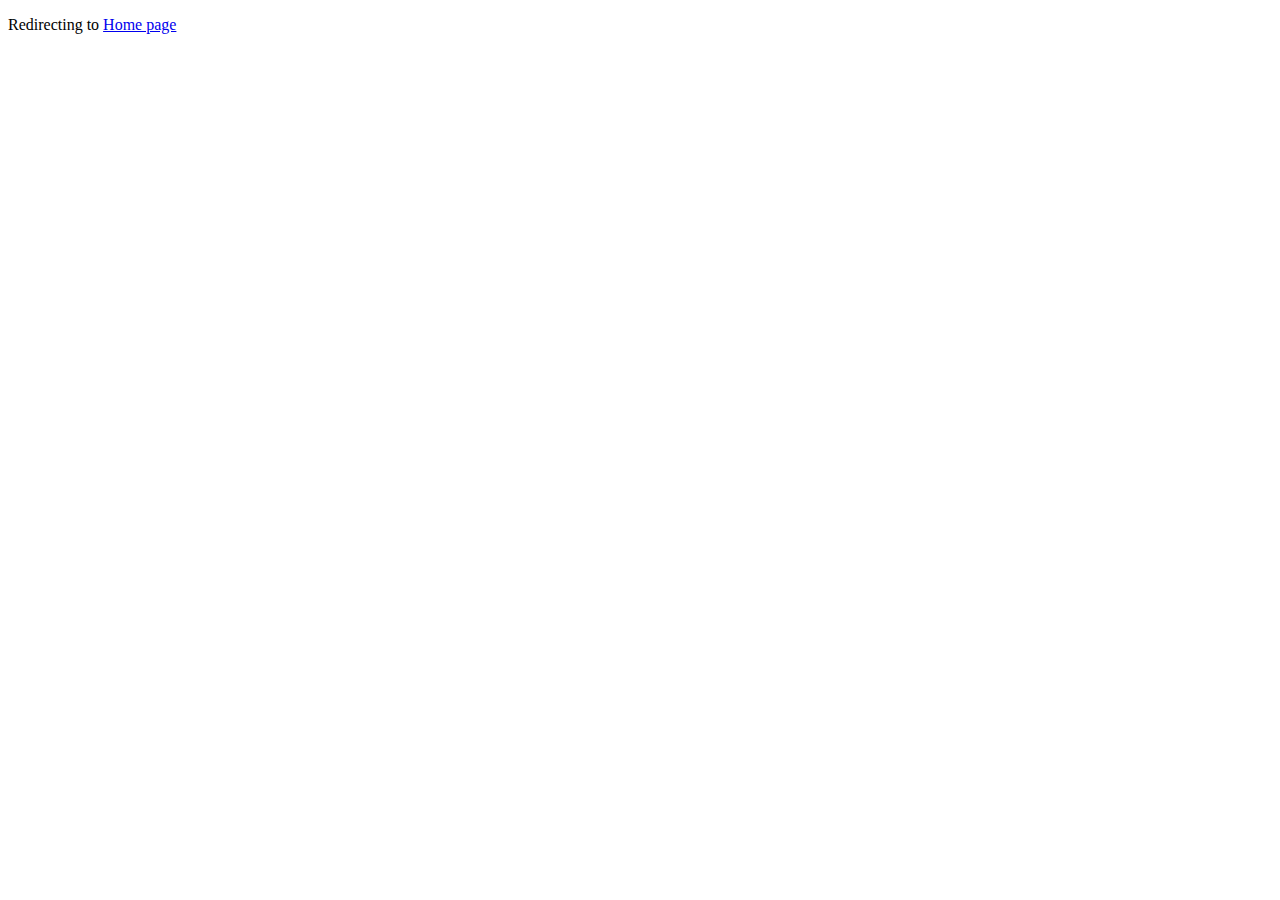
<file: index.html>
<!DOCTYPE html>
<html lang="en">
<head>
  <meta charset="UTF-8">
  <meta http-equiv="X-UA-Compatible" content="IE=edge">
  <meta name="viewport" content="width=device-width, initial-scale=1.0">
  <title>Document</title>
</head>
<body>
  <p>Redirecting to <a href="Curse.html">Home page</a></p>
</body>
</html>
</file>
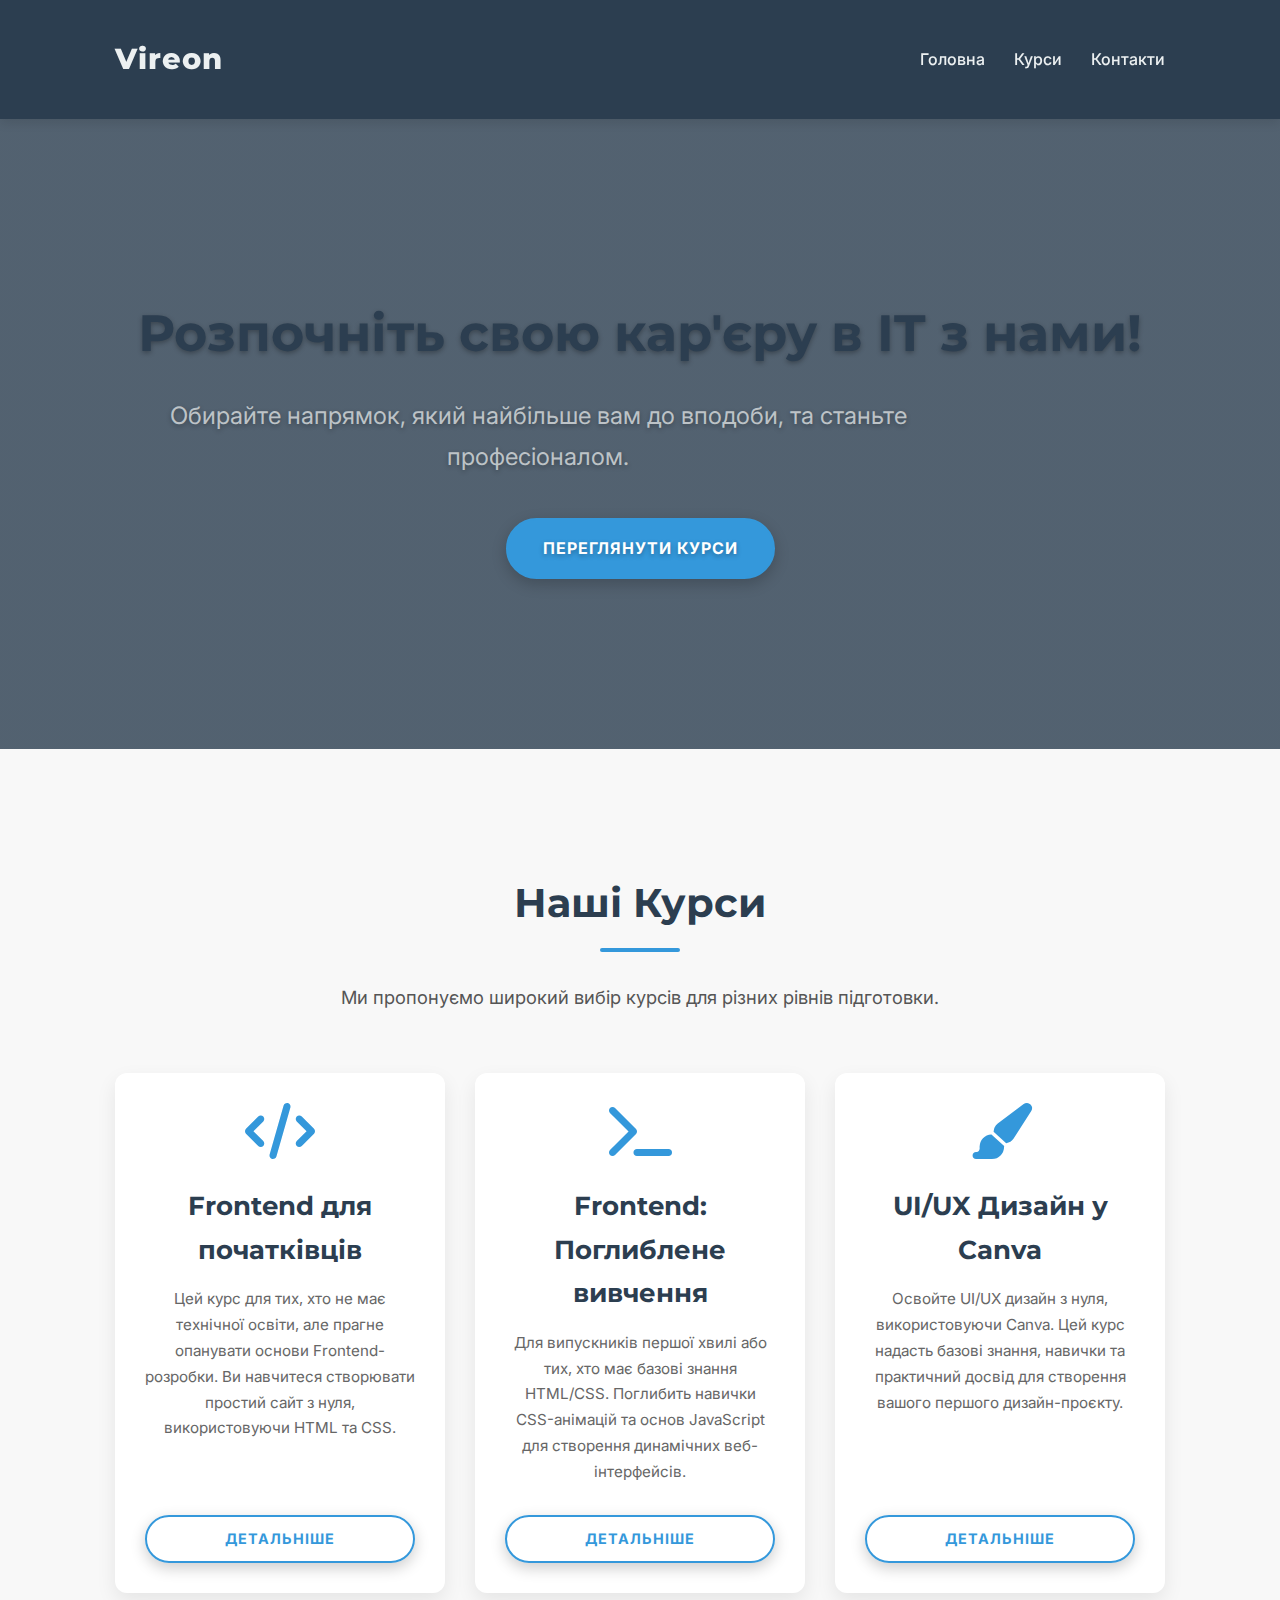
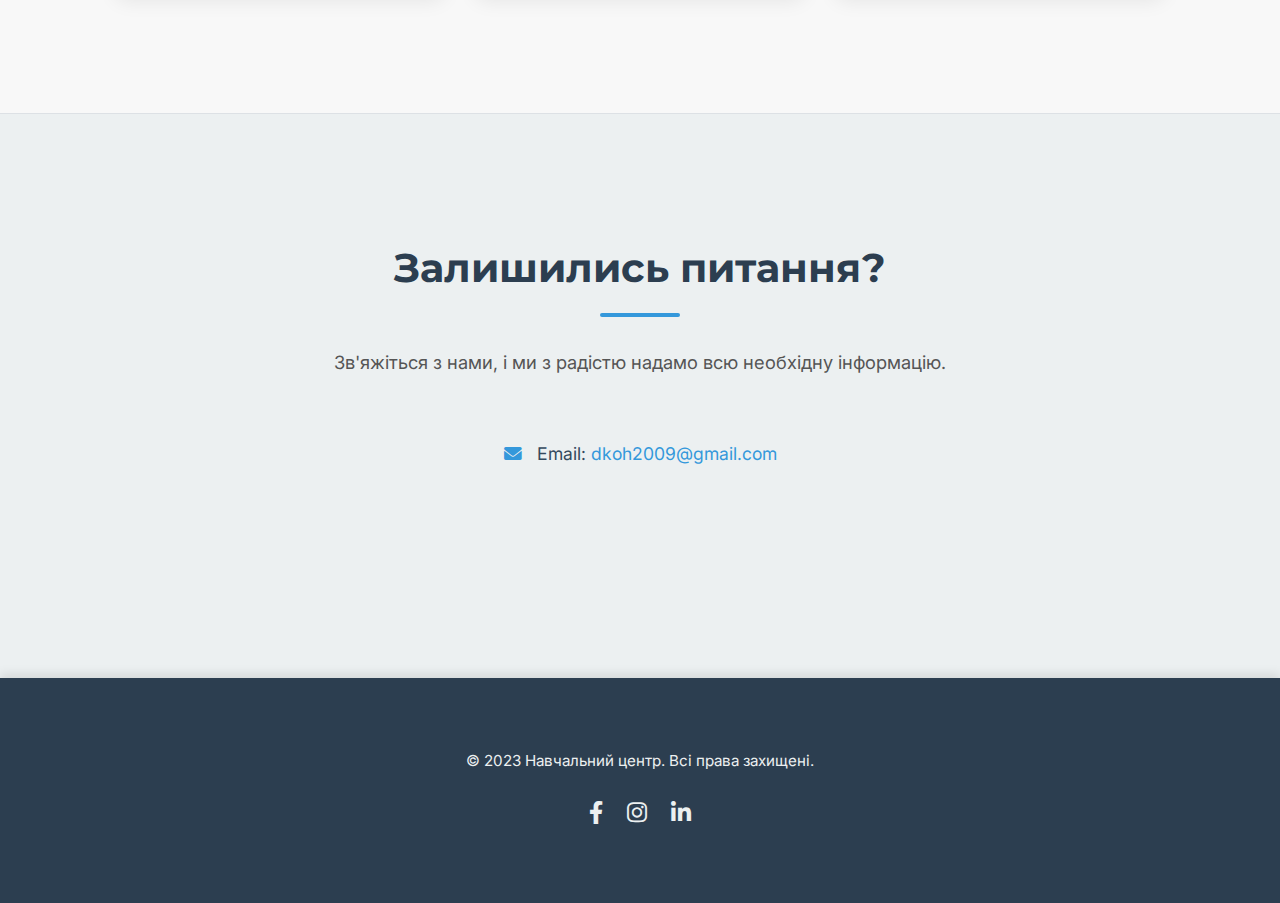
<file: Curse.html>
<!DOCTYPE html>
<html lang="uk">
<head>
    <meta charset="UTF-8">
    <meta name="viewport" content="width=device-width, initial-scale=1.0">
    <title>Наші Курси Frontend та UI/UX Дизайну</title>
    <link rel="stylesheet" href="Curse.css">
    <link href="https://fonts.googleapis.com/css2?family=Montserrat:wght@400;600;700;800&display=swap" rel="stylesheet">
    <link href="https://fonts.googleapis.com/css2?family=Inter:wght@400;600;700&display=swap" rel="stylesheet">
    <link rel="stylesheet" href="https://cdnjs.cloudflare.com/ajax/libs/font-awesome/6.0.0-beta3/css/all.min.css">
</head>
<body>
    <header>
        <div class="container">
            <h1 class="logo">Vireon</h1>
            <nav>
                <ul>
                    <li><a href="#hero">Головна</a></li>
                    <li><a href="#courses">Курси</a></li>
                    <li><a href="#contact">Контакти</a></li>
                </ul>
            </nav>
        </div>
    </header>

    <section id="hero">
        <div class="container">
            <h2>Розпочніть свою кар'єру в IT з нами!</h2>
            <p>Обирайте напрямок, який найбільше вам до вподоби, та станьте професіоналом.</p>
            <a href="#courses" class="btn btn-primary">Переглянути Курси</a>
        </div>
    </section>

    <section id="courses" class="section-padding alt-bg">
        <div class="container">
            <h3 class="section-title">Наші Курси</h3>
            <p class="section-description">Ми пропонуємо широкий вибір курсів для різних рівнів підготовки.</p>

            <div class="course-grid">
                <div class="course-card">
                    <i class="fas fa-code icon-large"></i>
                    <h4>Frontend для початківців</h4>
                    <p>Цей курс для тих, хто не має технічної освіти, але прагне опанувати основи Frontend-розробки. Ви навчитеся створювати простий сайт з нуля, використовуючи HTML та CSS.</p>
                    <a href="home.html" class="btn btn-secondary" target="_blank">Детальніше</a>
                </div>

                <div class="course-card">
                    <i class="fas fa-terminal icon-large"></i>
                    <h4>Frontend: Поглиблене вивчення</h4>
                    <p>Для випускників першої хвилі або тих, хто має базові знання HTML/CSS. Поглибить навички CSS-анімацій та основ JavaScript для створення динамічних веб-інтерфейсів.</p>
                    <a href="home2.html" class="btn btn-secondary" target="_blank">Детальніше</a>
                </div>

                <div class="course-card">
                    <i class="fas fa-paint-brush icon-large"></i>
                    <h4>UI/UX Дизайн у Canva</h4>
                    <p>Освойте UI/UX дизайн з нуля, використовуючи Canva. Цей курс надасть базові знання, навички та практичний досвід для створення вашого першого дизайн-проєкту.</p>
                    <a href="home3.html" class="btn btn-secondary" target="_blank">Детальніше</a>
                </div>
            </div>
        </div>
    </section>

    <section id="contact" class="section-padding">
        <div class="container">
            <h3 class="section-title">Залишились питання?</h3>
            <p class="section-description">Зв'яжіться з нами, і ми з радістю надамо всю необхідну інформацію.</p>
            <div class="contact-info">
                <p><i class="fas fa-envelope"></i> Email: <a href="emeil">dkoh2009@gmail.com</a></p>
            </div>
        </div>
    </section>

    <footer>
        <div class="container">
            <p>&copy; 2023 Навчальний центр. Всі права захищені.</p>
            <div class="social-links">
                <a href="#" aria-label="Facebook"><i class="fab fa-facebook-f"></i></a>
                <a href="#" aria-label="Instagram"><i class="fab fa-instagram"></i></a>
                <a href="#" aria-label="LinkedIn"><i class="fab fa-linkedin-in"></i></a>
            </div>
        </div>
    </footer>

    <script src="Curse.js"></script>
</body>
</html>
</file>
<file: Curse.css>
/* Basic Reset & Typography */
* {
  margin: 0;
  padding: 0;
  box-sizing: border-box;
}

body {
  font-family: 'Inter', sans-serif;
  line-height: 1.7;
  color: #34495e;
  background-color: #ecf0f1;
  scroll-behavior: smooth;
  overflow-x: hidden;
}

.container {
  max-width: 1100px;
  margin: 0 auto;
  padding: 20px 25px;
}

h1, h2, h3, h4 {
  font-family: 'Montserrat', sans-serif;
  color: #2c3e50;
  margin-bottom: 20px;
  font-weight: 700;
}

h1 { font-size: 2.8em; }
h2 { font-size: 3.2em; text-align: center; }
h3.section-title {
  font-size: 2.5em;
  margin-bottom: 30px;
  text-align: center;
  position: relative;
  padding-bottom: 15px;
}

h3.section-title::after {
  content: '';
  position: absolute;
  left: 50%;
  bottom: 0;
  transform: translateX(-50%);
  width: 80px;
  height: 4px;
  background-color: #3498db; /* Blue for general courses */
  border-radius: 2px;
}

h4 { font-size: 1.6em; }

p {
  margin-bottom: 15px;
}

a {
  color: #3498db;
  text-decoration: none;
  transition: color 0.3s ease;
}

a:hover {
  color: #2980b9;
  text-decoration: underline;
}

/* Header */
header {
  background-color: #2c3e50;
  color: #ecf0f1;
  padding: 15px 0;
  position: sticky;
  top: 0;
  z-index: 1000;
  box-shadow: 0 4px 10px rgba(0,0,0,0.1);
}

header .logo {
  color: #ecf0f1;
  text-align: left;
  margin-bottom: 0;
  font-size: 1.8em;
  font-weight: 800;
  letter-spacing: 1px;
}

header .container {
  display: flex;
  justify-content: space-between;
  align-items: center;
}

header nav ul {
  margin: 0;
  text-align: right;
}

header nav ul li {
  display: inline-block;
  margin-left: 25px;
}

header nav ul li a {
  color: #ecf0f1;
  font-weight: 500;
  transition: color 0.3s ease, border-bottom 0.3s ease;
  border-bottom: 2px solid transparent;
  padding-bottom: 5px;
}

header nav ul li a:hover {
  color: #3498db;
  text-decoration: none;
  border-bottom: 2px solid #3498db;
}

/* Hero Section */
#hero {
  background: linear-gradient(rgba(44, 62, 80, 0.8), rgba(44, 62, 80, 0.8)), url('https://source.unsplash.com/1600x900/?coding,learning') no-repeat center center/cover;
  color: #ecf0f1;
  text-align: center;
  padding: 150px 20px;
  height: 70vh;
  display: flex;
  align-items: center;
  justify-content: center;
  flex-direction: column;
  text-shadow: 0 2px 5px rgba(0,0,0,0.3);
}

#hero p {
  font-size: 1.5em;
  margin-bottom: 40px;
  color: #bdc3c7;
  max-width: 800px;
}

.btn {
  display: inline-block;
  padding: 15px 35px;
  border-radius: 50px;
  text-transform: uppercase;
  font-weight: 700;
  letter-spacing: 1px;
  transition: all 0.3s ease;
  box-shadow: 0 5px 15px rgba(0,0,0,0.2);
}

.btn-primary {
  background-color: #3498db;
  color: #fff;
  border: 2px solid #3498db;
}

.btn-primary:hover {
  background-color: #2980b9;
  border-color: #2980b9;
  transform: translateY(-3px);
  box-shadow: 0 8px 20px rgba(0,0,0,0.3);
  text-decoration: none;
}

.btn-secondary {
  background-color: transparent;
  color: #3498db;
  border: 2px solid #3498db;
}

.btn-secondary:hover {
  background-color: #3498db;
  color: #fff;
  transform: translateY(-3px);
  box-shadow: 0 8px 20px rgba(0,0,0,0.3);
  text-decoration: none;
}


/* Sections */
.section-padding {
  padding: 100px 0;
  border-bottom: 1px solid #dde1e5;
}

.section-padding:last-of-type {
  border-bottom: none;
}

.alt-bg {
  background-color: #f8f8f8;
}

.section-description {
  text-align: center;
  max-width: 800px;
  margin: 0 auto 60px auto;
  font-size: 1.15em;
  color: #555;
}

/* Course Grid */
.course-grid {
  display: grid;
  grid-template-columns: repeat(auto-fit, minmax(300px, 1fr));
  gap: 30px;
  margin-top: 40px;
}

.course-card {
  background-color: #fff;
  padding: 30px;
  border-radius: 12px;
  box-shadow: 0 8px 20px rgba(0,0,0,0.08);
  transition: transform 0.3s ease, box-shadow 0.3s ease;
  text-align: center;
  display: flex;
  flex-direction: column;
  justify-content: space-between;
}

.course-card:hover {
  transform: translateY(-8px);
  box-shadow: 0 15px 30px rgba(0,0,0,0.15);
}

.course-card .icon-large {
  font-size: 3.5em;
  color: #3498db;
  margin-bottom: 25px;
}

.course-card h4 {
  color: #2c3e50;
  margin-bottom: 15px;
  font-weight: 700;
}

.course-card p {
  font-size: 0.95em;
  color: #666;
  flex-grow: 1; /* Allow description to take available space */
  margin-bottom: 30px;
}

.course-card .btn {
  margin-top: auto; /* Push button to the bottom */
  padding: 10px 25px;
  font-size: 0.9em;
}

/* Contact Section */
.contact-info {
  text-align: center;
  font-size: 1.1em;
  margin-top: 40px;
}

.contact-info p {
  margin-bottom: 10px;
}

.contact-info i {
  color: #3498db;
  margin-right: 10px;
}


/* Footer */
footer {
  background-color: #2c3e50;
  color: #ecf0f1;
  text-align: center;
  padding: 50px 0;
  margin-top: 80px;
  font-size: 0.95em;
  box-shadow: 0 -4px 10px rgba(0,0,0,0.1);
}

footer p {
  margin-bottom: 10px;
}

.social-links {
  margin-top: 20px;
}

.social-links a {
  color: #ecf0f1;
  font-size: 1.5em;
  margin: 0 10px;
  transition: color 0.3s ease, transform 0.3s ease;
}

.social-links a:hover {
  color: #3498db;
  transform: translateY(-3px);
  text-decoration: none;
}

/* Responsive Design */
@media (max-width: 992px) {
  .container {
      padding: 20px 20px;
  }
  h2 {
      font-size: 2.8em;
  }
  h3.section-title {
      font-size: 2.2em;
  }
  .course-grid {
      grid-template-columns: repeat(auto-fit, minmax(280px, 1fr));
  }
}

@media (max-width: 768px) {
  header .container {
      flex-direction: column;
      text-align: center;
  }
  header nav ul {
      margin-top: 15px;
      text-align: center;
  }
  header nav ul li {
      margin: 0 10px;
  }

  #hero {
      padding: 100px 20px;
      height: auto;
  }
  h2 {
      font-size: 2.2em;
  }
  #hero p {
      font-size: 1.2em;
  }
  .btn {
      padding: 12px 25px;
      font-size: 0.9em;
  }

  .section-padding {
      padding: 60px 0;
  }

  h3.section-title {
      font-size: 1.8em;
  }
}

@media (max-width: 480px) {
  h1 { font-size: 2.2em; }
  h2 { font-size: 1.8em; }
  h3.section-title { font-size: 1.6em; }
  h4 { font-size: 1.4em; }

  header .logo {
      font-size: 1.5em;
  }
  header nav ul li {
      margin: 0 5px;
      font-size: 0.9em;
  }
  .course-card {
      padding: 20px;
  }
}
</file>
